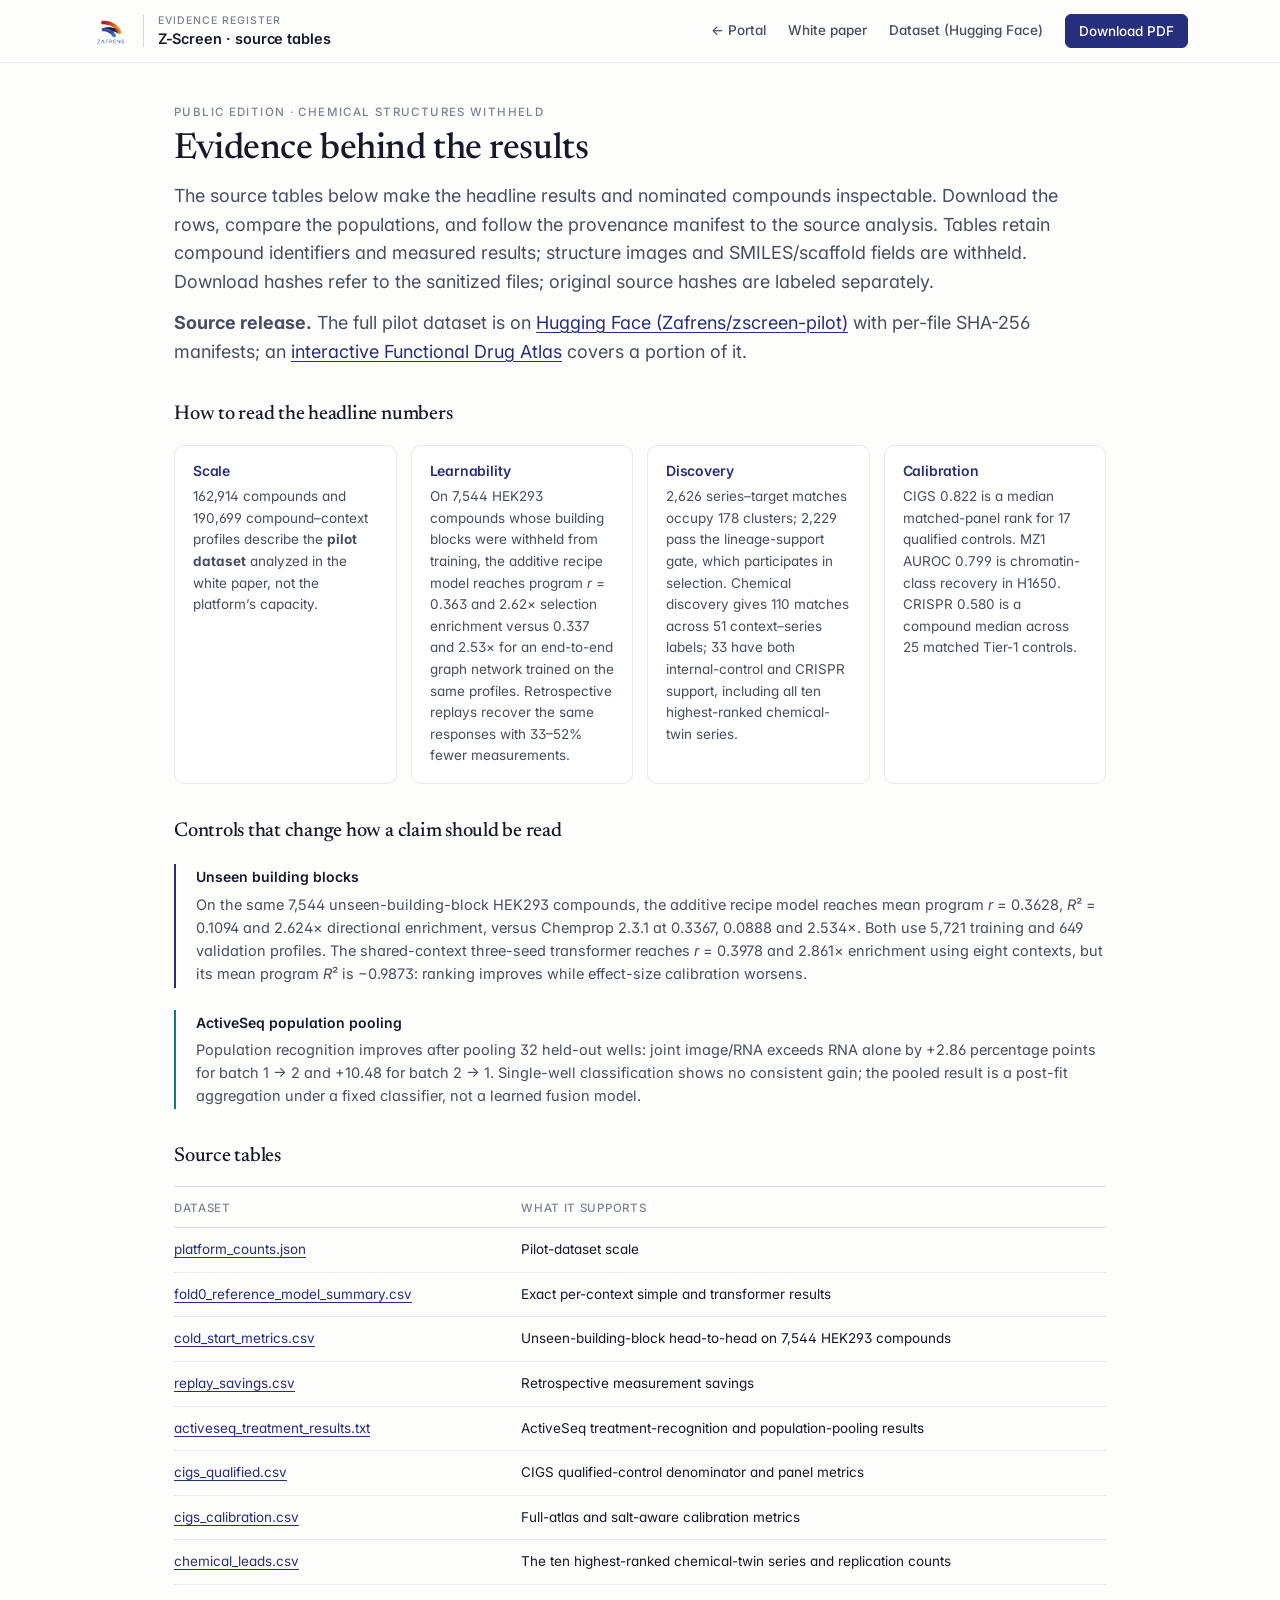
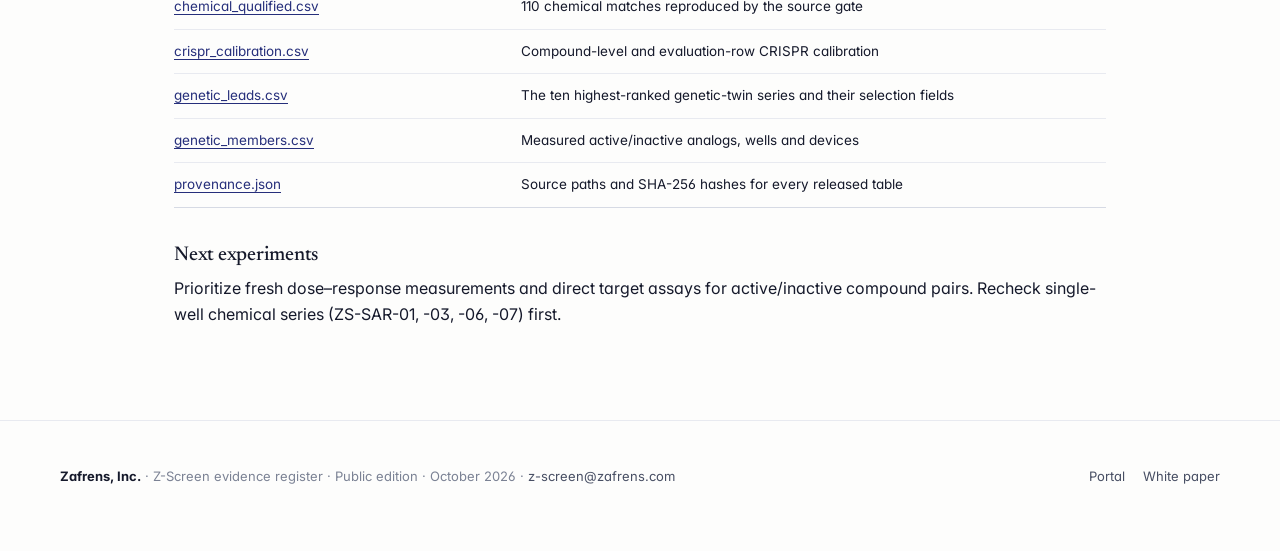
<file: docs/evidence.html>
<!DOCTYPE html>
<html lang="en">
<head>
<meta charset="UTF-8">
<meta name="viewport" content="width=device-width, initial-scale=1.0">
<title>Z-Screen evidence register · Zafrens</title>
<meta name="robots" content="noindex, nofollow">
<link rel="preconnect" href="https://fonts.googleapis.com"><link rel="preconnect" href="https://fonts.gstatic.com" crossorigin><link href="https://fonts.googleapis.com/css2?family=Inter:wght@400;500;600;700&family=Newsreader:ital,opsz,wght@0,6..72,400;0,6..72,500;1,6..72,400;1,6..72,500&display=swap" rel="stylesheet">
<link rel="stylesheet" href="assets/site.css">
<style>
main { max-width: 980px; margin: 0 auto; padding: 40px 24px 80px; }
h1 { font-size: clamp(28px, 4vw, 36px); margin: 8px 0 12px; }
h2 { font-size: 20px; margin: 36px 0 10px; }
p { margin-bottom: 12px; color: var(--ink); }
.cards { display: grid; grid-template-columns: repeat(auto-fit, minmax(220px, 1fr)); gap: 14px; margin: 20px 0; }
.card { background: var(--white); border: 1px solid var(--hair); border-radius: 10px; padding: 16px 18px; }
.card h3 { font-size: 14px; color: var(--navy); margin-bottom: 6px; }
.card p { font-size: 13.5px; color: var(--slate); margin: 0; }
@media (max-width: 600px) { main { padding: 24px 16px 60px; } }
</style>
</head>
<body>
<header class="topbar"><div class="topbar-inner">
  <a class="brand" href="index.html"><img src="assets/zafrens_logo.png" alt="Zafrens"><span class="brand-text"><small>Evidence register</small>Z-Screen · source tables</span></a>
  <nav class="nav-links"><a href="index.html">← Portal</a><a href="whitepaper.html">White paper</a><a href="https://huggingface.co/datasets/Zafrens/zscreen-pilot" target="_blank" rel="noopener">Dataset (Hugging Face)</a><a class="btn btn-primary btn-sm" href="docs/ZScreen_Technical_White_Paper.pdf" target="_blank">Download PDF</a></nav>
</div></header>
<main>
  <div class="kicker">Public edition · chemical structures withheld</div>
  <h1>Evidence behind the results</h1>
  <p class="lede">The source tables below make the headline results and nominated compounds inspectable. Download the rows, compare the populations, and follow the provenance manifest to the source analysis. Tables retain compound identifiers and measured results; structure images and SMILES/scaffold fields are withheld. Download hashes refer to the sanitized files; original source hashes are labeled separately.</p>

  <p class="lede"><b>Source release.</b> The full pilot dataset is on <a href="https://huggingface.co/datasets/Zafrens/zscreen-pilot" target="_blank" rel="noopener">Hugging Face (Zafrens/zscreen-pilot)</a> with per-file SHA-256 manifests; an <a href="http://32.190.137.56/" target="_blank" rel="noopener">interactive Functional Drug Atlas</a> covers a portion of it.</p>

  <h2>How to read the headline numbers</h2>
  <div class="cards">
    <div class="card"><h3>Scale</h3><p>162,914 compounds and 190,699 compound–context profiles describe the <b>pilot dataset</b> analyzed in the white paper, not the platform’s capacity.</p></div>
    <div class="card"><h3>Learnability</h3><p>On 7,544 HEK293 compounds whose building blocks were withheld from training, the additive recipe model reaches program <i>r</i> = 0.363 and 2.62× selection enrichment versus 0.337 and 2.53× for an end-to-end graph network trained on the same profiles. Retrospective replays recover the same responses with 33–52% fewer measurements.</p></div>
    <div class="card"><h3>Discovery</h3><p>2,626 series–target matches occupy 178 clusters; 2,229 pass the lineage-support gate, which participates in selection. Chemical discovery gives 110 matches across 51 context–series labels; 33 have both internal-control and CRISPR support, including all ten highest-ranked chemical-twin series.</p></div>
    <div class="card"><h3>Calibration</h3><p>CIGS 0.822 is a median matched-panel rank for 17 qualified controls. MZ1 AUROC 0.799 is chromatin-class recovery in H1650. CRISPR 0.580 is a compound median across 25 matched Tier-1 controls.</p></div>
  </div>

  <h2>Controls that change how a claim should be read</h2>
  <div class="note"><span class="note-title">Unseen building blocks</span>On the same 7,544 unseen-building-block HEK293 compounds, the additive recipe model reaches mean program <i>r</i> = 0.3628, <i>R</i>² = 0.1094 and 2.624× directional enrichment, versus Chemprop 2.3.1 at 0.3367, 0.0888 and 2.534×. Both use 5,721 training and 649 validation profiles. The shared-context three-seed transformer reaches <i>r</i> = 0.3978 and 2.861× enrichment using eight contexts, but its mean program <i>R</i>² is −0.9873: ranking improves while effect-size calibration worsens.</div>
  <div class="note teal"><span class="note-title">ActiveSeq population pooling</span>Population recognition improves after pooling 32 held-out wells: joint image/RNA exceeds RNA alone by +2.86 percentage points for batch 1 → 2 and +10.48 for batch 2 → 1. Single-well classification shows no consistent gain; the pooled result is a post-fit aggregation under a fixed classifier, not a learned fusion model.</div>

  <h2>Source tables</h2>
  <div class="table-wrap"><table class="tbl">
    <thead><tr><th>Dataset</th><th>What it supports</th></tr></thead>
    <tbody>
      <tr><td><a href="evidence/platform_counts.json">platform_counts.json</a></td><td>Pilot-dataset scale</td></tr>
      <tr><td><a href="evidence/fold0_reference_model_summary.csv">fold0_reference_model_summary.csv</a></td><td>Exact per-context simple and transformer results</td></tr>
      <tr><td><a href="evidence/cold_start_metrics.csv">cold_start_metrics.csv</a></td><td>Unseen-building-block head-to-head on 7,544 HEK293 compounds</td></tr>
      <tr><td><a href="evidence/replay_savings.csv">replay_savings.csv</a></td><td>Retrospective measurement savings</td></tr>
      <tr><td><a href="evidence/activeseq_treatment_results.txt">activeseq_treatment_results.txt</a></td><td>ActiveSeq treatment-recognition and population-pooling results</td></tr>
      <tr><td><a href="evidence/cigs_qualified.csv">cigs_qualified.csv</a></td><td>CIGS qualified-control denominator and panel metrics</td></tr>
      <tr><td><a href="evidence/cigs_calibration.csv">cigs_calibration.csv</a></td><td>Full-atlas and salt-aware calibration metrics</td></tr>
      <tr><td><a href="evidence/chemical_leads.csv">chemical_leads.csv</a></td><td>The ten highest-ranked chemical-twin series and replication counts</td></tr>
      <tr><td><a href="evidence/chemical_qualified.csv">chemical_qualified.csv</a></td><td>110 chemical matches reproduced by the source gate</td></tr>
      <tr><td><a href="evidence/crispr_calibration.csv">crispr_calibration.csv</a></td><td>Compound-level and evaluation-row CRISPR calibration</td></tr>
      <tr><td><a href="evidence/genetic_leads.csv">genetic_leads.csv</a></td><td>The ten highest-ranked genetic-twin series and their selection fields</td></tr>
      <tr><td><a href="evidence/genetic_members.csv">genetic_members.csv</a></td><td>Measured active/inactive analogs, wells and devices</td></tr>
      <tr><td><a href="evidence/provenance.json">provenance.json</a></td><td>Source paths and SHA-256 hashes for every released table</td></tr>
    </tbody>
  </table></div>

  <h2>Next experiments</h2>
  <p>Prioritize fresh dose–response measurements and direct target assays for active/inactive compound pairs. Recheck single-well chemical series (ZS-SAR-01, -03, -06, -07) first.</p>
</main>
<footer class="site-footer"><div class="inner"><div><b style="color:var(--ink)">Zafrens, Inc.</b> · Z-Screen evidence register · Public edition · October 2026 · <a href="mailto:z-screen@zafrens.com">z-screen@zafrens.com</a></div><div><a href="index.html">Portal</a><a href="whitepaper.html">White paper</a></div></div></footer>
</body>
</html>
</file>
<file: docs/assets/site.css>
/* Z-Screen portal and white paper — shared design tokens and components */
:root {
  --navy: #262F7B; --navy-dark: #1B2262; --navy-mid: #4A56B0; --navy-tint: #EEF0F9;
  --orange: #E38A1C; --orange-dark: #A5620F; --orange-tint: #FBF2E4;
  --teal: #177A79; --teal-tint: #E5F2F1;
  --ink: #15192B; --slate: #474E63; --muted: #7B8294; --hair: #E8EAF0; --hair-strong: #D6DAE4; --panel: #F6F7F9; --bg: #FDFDFC; --white: #FFFFFF;
  --font: Inter, "Segoe UI", system-ui, -apple-system, Roboto, Helvetica, Arial, sans-serif;
  --serif: "Newsreader", "Iowan Old Style", "Palatino Linotype", Palatino, Georgia, serif;
  --mono: "JetBrains Mono", Consolas, "SF Mono", Menlo, monospace;
  --radius: 6px;
  --shadow: 0 1px 2px rgba(21,25,43,0.04);
  --container: 1160px;
}
* { box-sizing: border-box; margin: 0; padding: 0; }
html { scroll-behavior: smooth; -webkit-text-size-adjust: 100%; }
body { font-family: var(--font); color: var(--ink); background: var(--bg); line-height: 1.6; font-size: 16px; -webkit-font-smoothing: antialiased; -moz-osx-font-smoothing: grayscale; font-feature-settings: "cv11", "ss01"; }
img, svg { max-width: 100%; height: auto; display: block; }
a { color: var(--navy); text-decoration-thickness: 1px; text-underline-offset: 3px; }
code { font-family: var(--mono); font-size: 0.86em; background: var(--panel); border: 1px solid var(--hair); border-radius: 4px; padding: 0 4px; color: var(--navy-dark); }
.num, .tnum { font-variant-numeric: tabular-nums; }
:focus-visible { outline: 2px solid var(--navy); outline-offset: 3px; }
@media (prefers-reduced-motion: reduce) { html { scroll-behavior: auto; } * { transition: none !important; } }

/* ---------- typography ---------- */
h1, h2 { font-family: var(--serif); font-weight: 500; line-height: 1.12; letter-spacing: -0.012em; color: var(--ink); font-feature-settings: normal; }
h3, h4 { font-family: var(--font); font-weight: 600; line-height: 1.3; letter-spacing: -0.012em; color: var(--ink); }
.kicker { font-size: 11.5px; font-weight: 500; letter-spacing: .12em; text-transform: uppercase; color: var(--muted); }
.lede { font-size: 18px; color: var(--slate); line-height: 1.6; }
.muted { color: var(--muted); }
.small { font-size: 13px; }

/* ---------- buttons ---------- */
.btn { display: inline-flex; align-items: center; gap: 8px; padding: 11px 18px; border-radius: 6px; font-size: 14px; font-weight: 500; text-decoration: none; border: 1px solid transparent; cursor: pointer; transition: background .15s, color .15s, border-color .15s; font-family: var(--font); line-height: 1.2; white-space: nowrap; }
.btn-primary, .btn-accent { background: var(--navy); color: #fff; border-color: var(--navy); }
.btn-primary:hover, .btn-accent:hover { background: var(--navy-dark); border-color: var(--navy-dark); }
.btn-outline { background: transparent; color: var(--ink); border-color: var(--hair-strong); }
.btn-outline:hover { border-color: var(--ink); }
.btn-quiet { background: transparent; color: var(--navy); border-color: transparent; padding-left: 4px; padding-right: 4px; }
.btn-quiet:hover { text-decoration: underline; text-underline-offset: 3px; }
.btn-sm { padding: 8px 13px; font-size: 13px; }

/* ---------- topbar ---------- */
.topbar { position: sticky; top: 0; z-index: 100; background: rgba(253,253,252,0.86); backdrop-filter: blur(12px); -webkit-backdrop-filter: blur(12px); border-bottom: 1px solid var(--hair); }
.topbar-inner { max-width: var(--container); margin: 0 auto; padding: 14px 32px; display: flex; align-items: center; justify-content: space-between; gap: 24px; flex-wrap: wrap; }
.brand { display: flex; align-items: center; gap: 14px; text-decoration: none; color: var(--ink); }
.brand img { height: 28px; width: auto; }
.brand-text { font-weight: 600; font-size: 14.5px; line-height: 1.2; letter-spacing: -0.005em; border-left: 1px solid var(--hair-strong); padding-left: 14px; }
.brand-text small { display: block; font-size: 10.5px; font-weight: 500; letter-spacing: .1em; text-transform: uppercase; color: var(--muted); margin-bottom: 2px; }
.nav-links { display: flex; gap: 22px; list-style: none; flex-wrap: wrap; align-items: center; }
.nav-links a { text-decoration: none; color: var(--slate); font-size: 13.5px; font-weight: 500; transition: color .15s; }
.nav-links a:hover { color: var(--ink); }
.nav-links a.btn-primary, .nav-links a.btn-accent { color: #fff; }
.nav-links a.btn-outline { color: var(--ink); }
.seg { display: inline-flex; background: var(--panel); border: 1px solid var(--hair); border-radius: 999px; padding: 3px; gap: 2px; }
.seg button { border: 0; background: transparent; padding: 5px 13px; border-radius: 999px; font: 500 12.5px var(--font); color: var(--slate); cursor: pointer; transition: color .15s, background .15s; }
.seg button:hover { color: var(--ink); }
.seg button.active { background: var(--white); color: var(--ink); box-shadow: 0 1px 2px rgba(21,25,43,.08), 0 0 0 1px var(--hair); }

/* ---------- stat rows ---------- */
.stats { display: grid; grid-template-columns: repeat(auto-fit, minmax(180px, 1fr)); gap: 0 28px; }
.stat { padding: 20px 0 6px; border-top: 1px solid var(--hair-strong); min-width: 0; }
.stat .v { font-family: var(--serif); font-size: 30px; white-space: nowrap; font-weight: 500; color: var(--ink); letter-spacing: -0.015em; line-height: 1; font-variant-numeric: tabular-nums; }
.stat .t { font-size: 13.5px; font-weight: 500; margin-top: 10px; color: var(--ink); }
.stat .d { font-size: 12.5px; color: var(--muted); margin-top: 4px; line-height: 1.5; }

/* ---------- callouts ---------- */
.note { border-left: 2px solid var(--navy); padding: 2px 0 2px 20px; margin: 22px 0; font-size: 14.5px; color: var(--slate); line-height: 1.6; }
.note strong, .note b { color: var(--ink); }
.note.amber { border-left-color: var(--orange); }
.note.teal { border-left-color: var(--teal); }
.note .note-title { display: block; font-weight: 600; color: var(--ink); margin-bottom: 4px; font-size: 14px; }

/* ---------- figures ---------- */
figure.fig { margin: 32px 0; }
figure.fig .fig-body { background: var(--white); border: 1px solid var(--hair); border-radius: var(--radius); padding: 10px; }
figure.fig .fig-body svg, figure.fig .fig-body img { width: 100%; height: auto; cursor: zoom-in; }
figure.fig figcaption { margin-top: 12px; font-size: 13.5px; color: var(--slate); line-height: 1.55; }
figure.fig figcaption b { color: var(--ink); }

/* ---------- tables ---------- */
.table-wrap { overflow-x: auto; margin: 18px 0 8px; border-top: 1px solid var(--hair-strong); border-bottom: 1px solid var(--hair-strong); }
table.tbl { width: 100%; border-collapse: collapse; font-size: 13.5px; }
table.tbl caption { caption-side: top; text-align: left; padding: 12px 0 10px; font-size: 13.5px; color: var(--slate); }
table.tbl caption b { color: var(--ink); }
table.tbl th { text-align: left; font-size: 11.5px; font-weight: 500; letter-spacing: .06em; text-transform: uppercase; color: var(--muted); padding: 12px 12px 10px; border-bottom: 1px solid var(--hair-strong); white-space: nowrap; }
table.tbl td { padding: 11px 12px; border-bottom: 1px solid var(--hair); vertical-align: top; color: var(--ink); }
table.tbl th:first-child, table.tbl td:first-child { padding-left: 0; }
table.tbl th:last-child, table.tbl td:last-child { padding-right: 0; }
table.tbl tr:last-child td { border-bottom: 0; }
table.tbl th.n, table.tbl td.n { text-align: right; font-variant-numeric: tabular-nums; white-space: nowrap; }
table.tbl tr.hi td { background: var(--navy-tint); }
table.tbl td .sub { display: block; font-size: 12px; color: var(--muted); }
table.tbl td code { font-size: 12px; }
.tag { display: inline-block; font-size: 11px; font-weight: 600; letter-spacing: .07em; text-transform: uppercase; white-space: nowrap; line-height: 1.4; }
.tag::before { content: ""; display: inline-block; width: 6px; height: 6px; border-radius: 50%; background: currentColor; margin-right: 7px; vertical-align: 1px; }
.tag-navy { color: var(--navy); }
.tag-teal { color: var(--teal); }
.tag-amber { color: var(--orange-dark); }
.tag-gray { color: var(--muted); }

/* ---------- lightbox ---------- */
.lightbox { position: fixed; inset: 0; background: rgba(21,25,43,0.88); z-index: 999; display: none; align-items: center; justify-content: center; padding: 24px; cursor: zoom-out; }
.lightbox.open { display: flex; }
.lightbox img { max-width: 96vw; max-height: 94vh; background: #fff; padding: 14px; border-radius: 8px; box-shadow: 0 24px 64px rgba(0,0,0,.45); }

/* ---------- footer ---------- */
footer.site-footer { border-top: 1px solid var(--hair); padding: 44px 32px 64px; color: var(--muted); font-size: 13px; line-height: 1.7; }
footer.site-footer .inner { max-width: var(--container); margin: 0 auto; display: flex; justify-content: space-between; gap: 24px; flex-wrap: wrap; }
footer.site-footer a { color: var(--slate); text-decoration: none; }
footer.site-footer .inner > div:last-child a { margin-left: 18px; }
footer.site-footer a:hover { color: var(--ink); }

/* ---------- phone widths (must stay after the .tag and .btn rules) ---------- */
@media (max-width: 600px) {
  .tag { white-space: normal; }
  .btn { white-space: normal; text-align: left; }
  .topbar-inner { padding: 12px 20px; gap: 12px; }
  .nav-links { gap: 14px; }
  footer.site-footer { padding: 36px 20px 48px; }
}
</file>
